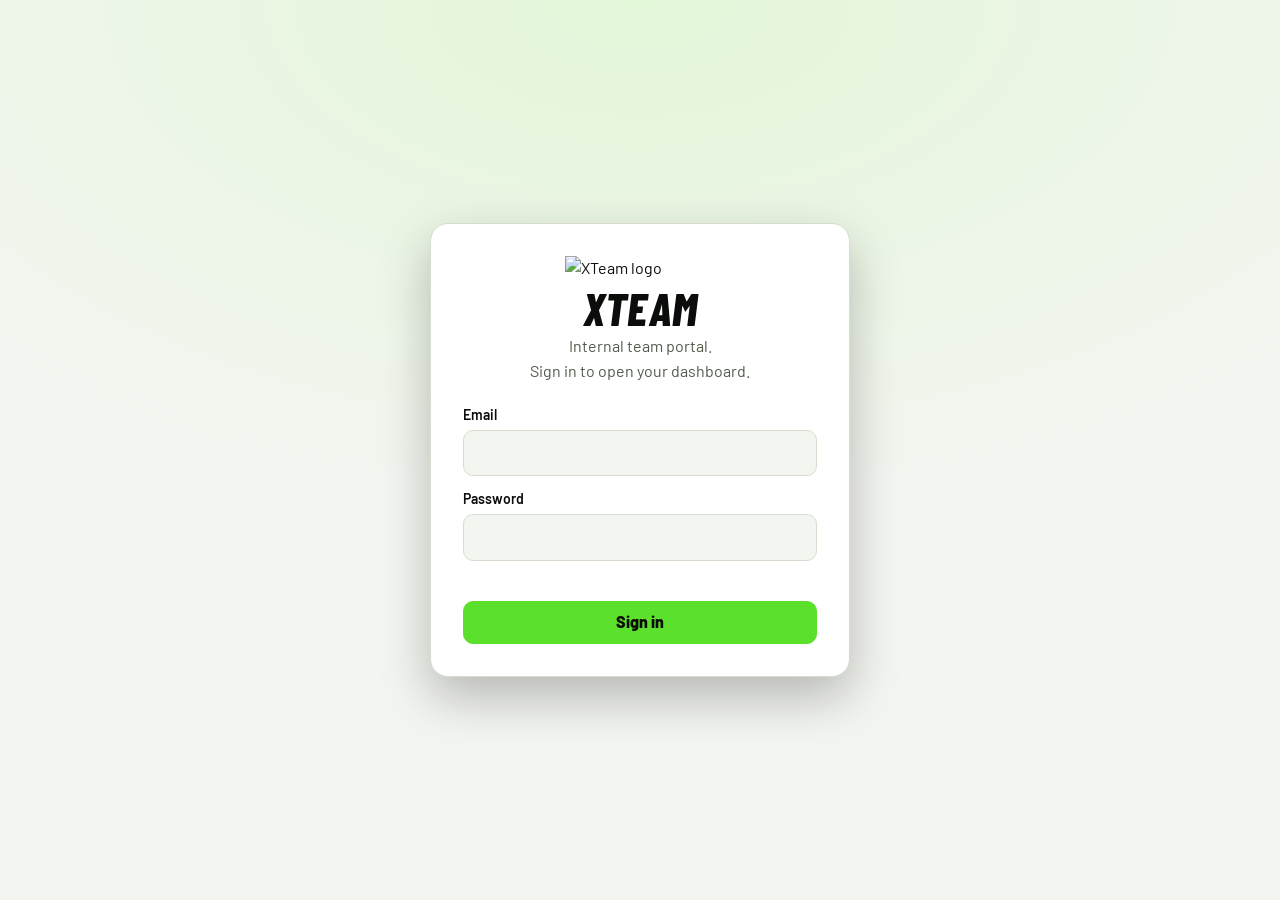
<file: index.html>
<!DOCTYPE html>
<html lang="en">
<head>
<meta charset="utf-8">
<meta name="viewport" content="width=device-width, initial-scale=1, viewport-fit=cover">
<title>XTeam</title>
<link rel="icon" id="fav" href="assets/logo.png">
<link rel="stylesheet" href="https://fonts.googleapis.com/css2?family=Barlow+Condensed:ital,wght@0,600;0,800;1,800&family=Barlow:wght@400;600&display=swap">
<link rel="stylesheet" href="css/style.css">
<link rel="apple-touch-icon" href="assets/logo.png"> <!-- iOS Apple Touch Icon -->
<link rel="shortcut icon" sizes="196x196" href="assets/logo.png"> <!-- Android / Chrome Shortcut Icon -->
</head>
<body>
<div data-include="partials/auth.html"></div>
<div data-include="partials/header.html"></div>
<div data-include="partials/sidebar.html"></div>
<main id="main" tabindex="-1">
  <div data-include="pages/dashboard.html"></div>
  <div data-include="pages/aifoodkcal.html"></div>
  <div data-include="pages/messages.html"></div>
  <div data-include="pages/settings.html"></div>
</main>
<div data-include="partials/footer.html"></div>
<script src="js/include.js"></script>
</body>
</html>
</file>
<file: css/style.css>
/* XTeam styles. Sections: Header, Sidebar, Main, Dashboard, Sign-in page, Footer. Colours are the variables at the top (:root). */
:root{--bg:#F3F5F0;--surface:#FFFFFF;--ink:#0B0D0A;--muted:#505A4B;--line:#D6DDCF;--brand:#5BE12B;--brand-ink:#0B0D0A;--soft:#E3F7D9;--gold:#E8931A;--danger:#B3261E;--hh:68px;
box-sizing:border-box;padding-top:env(safe-area-inset-top,0px);padding-bottom:env(safe-area-inset-bottom,0px)}
@media (prefers-color-scheme:dark){:root:not([data-theme="light"]){--bg:#080A07;--surface:#10140D;--ink:#EEF3EA;--muted:#9AA593;--line:#26301F;--brand:#5BE12B;--brand-ink:#0B0D0A;--soft:#1C2A15;--gold:#F0A020;--danger:#F2877F}}
:root[data-theme="dark"]{--bg:#080A07;--surface:#10140D;--ink:#EEF3EA;--muted:#9AA593;--line:#26301F;--brand:#5BE12B;--brand-ink:#0B0D0A;--soft:#1C2A15;--gold:#F0A020;--danger:#F2877F}
html{height:100%;scroll-padding-top:env(safe-area-inset-top,0px)}
*,*::before,*::after{box-sizing:inherit}
body{margin:0;min-height:100%;background:var(--bg);color:var(--ink);font:400 16px/1.55 "Barlow",system-ui,-apple-system,"Segoe UI",sans-serif;display:grid;grid-template-columns:240px minmax(0,1fr);grid-template-rows:auto 1fr auto;grid-template-areas:"head head" "side main" "foot foot"}
a{color:inherit}
button,input{font:inherit;color:inherit}
:focus-visible{outline:3px solid var(--gold);outline-offset:2px;border-radius:6px}
.btn{display:inline-flex;align-items:center;gap:8px;border:1px solid var(--line);background:var(--surface);padding:8px 16px;border-radius:10px;cursor:pointer;font-weight:600}
.btn.primary{background:var(--brand);border-color:var(--brand);color:var(--brand-ink);font-weight:800}
.btn.primary:hover{background:var(--gold);border-color:var(--gold)}
.btn:hover{border-color:var(--brand)}

/* Header */
header{grid-area:head;border-bottom:3px solid var(--brand)!important;position:sticky;top:env(safe-area-inset-top,0px);z-index:20;height:var(--hh);display:flex;align-items:center;gap:16px;padding:0 20px;background:var(--surface);border-bottom:1px solid var(--line)}
.brand{font-weight:800;font-style:italic;font-size:30px;letter-spacing:.01em;text-decoration:none;display:flex;align-items:center;gap:10px}
.brand img{height:50px;width:auto;display:block}
.menu-btn{display:none;padding:8px 12px}
.spacer{flex:1}
.search{width:min(260px,28vw);padding:8px 14px;border:1px solid var(--line);border-radius:10px;background:var(--bg)}
.user{position:relative}
.avatar{width:40px;height:40px;border-radius:50%;background:var(--brand);color:var(--brand-ink);display:grid;place-items:center;border:0;cursor:pointer;padding:0}
.menu{position:absolute;right:0;top:46px;min-width:200px;background:var(--surface);border:1px solid var(--line);border-radius:12px;padding:8px;box-shadow:0 12px 32px rgba(0,0,0,.18)}
.menu p{margin:4px 10px 8px;color:var(--muted);font-size:14px;overflow-wrap:anywhere}
.menu button{width:100%;text-align:left;border:0;background:none;padding:8px 10px;border-radius:8px;cursor:pointer}
.menu button:hover{background:var(--soft)}
[hidden]{display:none!important}

/* Sidebar */
aside{grid-area:side;position:sticky;top:calc(var(--hh) + env(safe-area-inset-top,0px));align-self:start;height:calc(100vh - var(--hh));overflow:auto;padding:20px 12px;background:var(--surface);border-right:1px solid var(--line)}
aside h2{font-size:14px;color:var(--muted);font-weight:600;margin:0 12px 8px}
aside nav{display:grid;gap:2px;margin-bottom:24px;justify-content: center}
aside nav button{display:flex;justify-content:space-between;align-items:center;border:0;background:none;text-align:left;padding:10px 12px;border-radius:10px;cursor:pointer;font-weight:600;color:var(--muted)}
aside nav button:hover{background:var(--bg);color:var(--ink)}
aside nav button[aria-current="page"]{background:var(--soft);color:var(--ink);box-shadow:inset 4px 0 0 var(--brand)}
.lock{font-size:12px}
.scrim{display:none}

/* Main */
main{grid-area:main;padding:32px clamp(16px,4vw,48px);max-width:1280px;width:100%}
h1,h3,.brand,.tabs button{font-family:"Barlow Condensed","Barlow",system-ui,sans-serif}
h1{font-size:clamp(38px,6vw,64px);line-height:.98;letter-spacing:.005em;font-weight:800;font-style:italic;text-transform:uppercase;margin:0 0 12px}
h3{margin:0 0 4px;font-size:22px;font-weight:800;letter-spacing:.01em}
.lead{color:var(--muted);max-width:56ch;margin:0 0 24px}
.panel{background:var(--surface);border:1px solid var(--line);border-radius:14px;padding:20px}
.gate{text-align:left;max-width:520px}
.gate p{color:var(--muted);margin:0 0 16px}
.list{display:grid;gap:12px}
.row{display:grid;gap:8px}
.bar{height:8px;border-radius:99px;background:var(--soft);overflow:hidden}
.bar b{display:block;height:100%;background:linear-gradient(90deg,var(--brand),var(--gold))}
.meta{color:var(--muted);font-size:14px;display:flex;justify-content:space-between}
.hero{display:grid;grid-template-columns:minmax(0,1fr) 260px;gap:24px;align-items:center;margin-bottom:24px}
.hero img{width:100%;height:auto;display:block}
.steps{display:grid;grid-template-columns:repeat(auto-fit,minmax(220px,1fr));gap:16px;margin-top:8px}

.mb{margin-bottom:16px}
.grid3{display:grid;grid-template-columns:repeat(auto-fit,minmax(210px,1fr));gap:16px;margin-bottom:16px}
.stat .k{font-weight:600;color:var(--muted);display:block}
.stat b{display:block;font:800 clamp(44px,7vw,64px)/1 "Barlow Condensed",sans-serif;font-style:italic;margin:6px 0}
.stat small{color:var(--muted)}
.stat.magic{background:var(--brand);border-color:var(--brand);color:var(--brand-ink)}
.stat.magic .k,.stat.magic small{color:var(--brand-ink)}
.bar.big{height:16px;position:relative;overflow:visible;margin:10px 0}
.bar.big b{border-radius:99px}
.bar i{position:absolute;top:-5px;bottom:-5px;width:3px;background:var(--ink);border-radius:2px}
.meta{margin-top:6px}
.chips{display:flex;flex-wrap:wrap;gap:6px;margin:8px 0}
.chip{border:1px solid var(--line);background:var(--surface);padding:6px 14px;border-radius:99px;cursor:pointer;font-weight:600}
.chip[aria-pressed="true"]{background:var(--brand);border-color:var(--brand);color:var(--brand-ink)}
.fgrid{display:grid;grid-template-columns:repeat(auto-fit,minmax(140px,1fr));gap:0 12px}
code{background:var(--soft);padding:1px 6px;border-radius:6px}

/* Sign-in page */
body:not(.authed){display:block}
body:not(.authed) header,body:not(.authed) aside,body:not(.authed) main,body:not(.authed) footer,body:not(.authed) .scrim{display:none}
body.authed #auth{display:none}
#auth{min-height:100vh;display:grid;place-items:center;padding:24px;background:radial-gradient(70% 55% at 50% 0%,var(--soft),var(--bg))}
.auth-card{width:min(420px,100%);background:var(--surface);border:1px solid var(--line);border-radius:18px;padding:32px;box-shadow:0 20px 50px rgba(0,0,0,.25)}
.auth-card img{display:block;width:150px;height:auto;margin:0 auto 4px}
.auth-card h1{text-align:center;font-size:46px;margin:0}
.auth-card .lead{text-align:center;margin:4px auto 20px}
.tabs button{font-size:18px}

/* Dashboard */
.card{background:var(--surface);border:1px solid var(--line);border-radius:8px;box-shadow:0 6px 18px rgba(0,0,0,.12)}
.note{display:flex;gap:12px;align-items:center;justify-content:space-between;flex-wrap:wrap;padding:14px 18px}
.top{display:grid;grid-template-columns:repeat(3,minmax(0,1fr)) minmax(0,1.1fr);gap:16px;margin-bottom:16px}
.dc{padding:22px 16px 16px;text-align:center}
.ring{width:min(100%,170px);display:block;margin:0 auto 14px;font-family:"Barlow Condensed",sans-serif}
.ring .trk{fill:none;stroke:var(--soft);stroke-width:14}
.ring .prog{fill:none;stroke-width:14}
.ring .num{font-size:32px;font-weight:800;fill:var(--ink);text-anchor:middle}
.s1{stop-color:var(--brand)}.s2{stop-color:var(--gold)}
.dc hr{border:0;border-top:1px solid var(--line);margin:0 12px 10px}
.dl{font-size:14px;color:var(--muted)}
.dl b{color:var(--ink)}.dl em{font-style:normal;color:var(--gold);font-weight:800}
.dn{font:800 22px/1.2 "Barlow Condensed",sans-serif;font-style:italic;text-transform:uppercase;margin-top:2px}
.stack,.sstack{display:grid;gap:16px;align-content:start}
.sm{padding:14px 16px}
.smh{display:flex;justify-content:space-between;font-weight:600}
.hb{height:8px;margin:9px 0;background:var(--soft);border-radius:4px;overflow:hidden}
.hb i{display:block;height:100%;background:linear-gradient(90deg,var(--brand),var(--gold))}
.hb.o i{background:var(--gold)}
.smf{display:flex;justify-content:space-between;color:var(--muted);font-size:13px}
.mid{display:grid;grid-template-columns:minmax(0,1fr) minmax(0,1.5fr);gap:16px;margin-bottom:16px}
.sc{display:flex;align-items:center;gap:14px;padding:14px 16px}
.av{flex:none;width:54px;height:54px;border-radius:50%;display:grid;place-items:center;font:800 20px "Barlow Condensed",sans-serif;background:linear-gradient(135deg,var(--brand),var(--gold));color:var(--brand-ink)}
.sv{flex:1;min-width:0}
.sv b{display:block;font:800 38px/1 "Barlow Condensed",sans-serif;font-style:italic}
.sv span{color:var(--muted);font-size:14px}
.spark{width:40%;max-width:150px;height:56px;flex:none}
.spark .sl{fill:none;stroke:var(--ink);stroke-width:2}
.bc{padding:16px 18px}
.bsvg text{fill:var(--muted);font-size:12px}
.bsvg .gl{stroke:var(--line)}
.bsvg .md{stroke:var(--gold);stroke-width:2;stroke-dasharray:6 4}
.pair{display:grid;grid-template-columns:repeat(auto-fit,minmax(320px,1fr));gap:16px}
@media (max-width:1100px){.top{grid-template-columns:repeat(2,minmax(0,1fr))}.mid{grid-template-columns:1fr}}
@media (max-width:560px){.top{grid-template-columns:1fr}}
/* Footer */
footer{grid-area:foot;display:flex;flex-wrap:wrap;justify-content:space-between;gap:12px;padding:20px;background:var(--surface);border-top:1px solid var(--line);color:var(--muted);font-size:14px}
footer nav{display:flex;flex-wrap:wrap;gap:16px}
footer a{text-decoration:none}
footer a:hover{color:var(--ink);text-decoration:underline}

/* Login dialog */
dialog{border:1px solid var(--line);border-radius:16px;padding:24px;width:min(400px,calc(100% - 32px));background:var(--surface);color:var(--ink)}
dialog::backdrop{background:rgba(5,15,17,.55)}
.tabs{display:flex;gap:4px;background:var(--bg);padding:4px;border-radius:12px;margin-bottom:16px}
.tabs button{flex:1;border:0;background:none;padding:8px;border-radius:9px;cursor:pointer;font-weight:600;color:var(--muted)}
.tabs button[aria-selected="true"]{background:var(--surface);color:var(--ink);box-shadow:0 1px 3px rgba(0,0,0,.15)}
label{display:block;font-weight:600;font-size:14px;margin:12px 0 4px}
input,select{width:100%;padding:10px 12px;border:1px solid var(--line);border-radius:10px;background:var(--bg)}
.err{color:var(--danger);font-size:14px;min-height:20px;margin:8px 0 0}
.actions{display:flex;gap:8px;margin-top:12px}
.actions .primary{flex:1;justify-content:center}
.toast{position:fixed;left:50%;bottom:calc(20px + env(safe-area-inset-bottom,0px));transform:translateX(-50%);background:var(--ink);color:var(--bg);padding:10px 18px;border-radius:99px;font-weight:600;z-index:50}

@media (max-width:820px){
.hero{grid-template-columns:1fr}.hero img{max-width:200px;order:-1}
.brand img{height:42px}
body{grid-template-columns:minmax(0,1fr);grid-template-areas:"head" "main" "foot"}
.menu-btn{display:inline-flex}
aside{position:fixed;left:0;top:0;bottom:0;height:100%;width:100%;z-index:40;padding-top:calc(20px + env(safe-area-inset-top,0px));transform:translateX(-100%);transition:transform .2s}
body.open aside{transform:none}
body.open .scrim{display:block;position:fixed;inset:0;background:rgba(5,15,17,.5);z-index:30}
}
@media (prefers-reduced-motion:reduce){aside{transition:none}}

/* AI food kcal page */
.xt-cal{max-width:860px}
.xt-cal .xt-head h2{font-family:"Barlow Condensed",sans-serif;font-weight:800;font-size:28px;margin:0 0 14px}
.xt-cal .xt-head h2 span{color:var(--brand)}
.xt-cal .xt-card{background:var(--surface);border:1px solid var(--line);border-radius:14px;padding:14px 16px;margin-bottom:12px}
.xt-cal .guide-box{display:grid;gap:6px;font-size:15px}
.xt-cal .choice-container{margin:16px 0}
.xt-cal .choice-btn,.xt-cal .btn-add,.xt-cal .btn-recalc{border:0;background:var(--brand);color:var(--brand-ink);font-weight:800;padding:12px 22px;border-radius:10px;cursor:pointer}
.xt-cal .btn-add{background:var(--surface);border:1px solid var(--line);color:var(--ink)}
.xt-cal .btn-recalc:hover,.xt-cal .choice-btn:hover{background:var(--gold)}
.xt-cal .preview-container{display:none}
.xt-cal .loading{padding:20px;text-align:center;font-weight:600}
.xt-cal .annotated-wrapper{position:relative;display:inline-block;max-width:100%;margin-bottom:14px;border-radius:12px;overflow:hidden}
.xt-cal .annotated-wrapper img{display:block;max-width:100%;height:auto}
.xt-cal .label-tag{position:absolute;background:rgba(11,13,10,.82);color:#fff;padding:4px 10px;border-radius:999px;font-size:13px;line-height:1.3;cursor:grab;touch-action:none;white-space:nowrap;border:1px solid var(--brand);text-align:center}
.xt-cal .label-tag .food-cal{color:var(--brand);font-weight:800}
.xt-cal .total{display:grid;grid-template-columns:2fr 1fr 1fr;gap:12px;margin-bottom:12px}
.xt-cal .ring-card{display:flex;align-items:center;gap:16px;margin:0}
.xt-cal .ring{position:relative;width:96px;height:96px;flex:none}
.xt-cal .ring svg{width:100%;height:100%;transform:rotate(-90deg)}
.xt-cal .ring circle{fill:none;stroke-width:9}
.xt-cal .ring .trk{stroke:var(--line)}
.xt-cal .ring .bar{stroke:var(--brand);stroke-linecap:round;transition:stroke-dashoffset .5s}
.xt-cal .pct{position:absolute;inset:0;display:grid;place-items:center;font-weight:800}
.xt-cal .stat{display:flex;flex-direction:column}
.xt-cal .stat .lbl{color:var(--muted);font-size:14px}
.xt-cal .stat .val{font:800 28px/1.1 "Barlow Condensed",sans-serif}
.xt-cal .stat small{font-size:14px;margin-left:4px;color:var(--muted)}
.xt-cal .hand-badge{margin-top:4px;font-size:13px;color:var(--gold);font-weight:600}
.xt-cal .food-item{position:relative}
.xt-cal .food-item p{margin:6px 0}
.xt-cal .food-item input{padding:6px 10px;border:1px solid var(--line);border-radius:8px;background:var(--bg);width:150px}
.xt-cal .btn-delete{position:absolute;top:10px;right:10px;border:1px solid var(--danger);color:var(--danger);background:transparent;border-radius:8px;padding:4px 10px;cursor:pointer}
.xt-cal .note-text{color:var(--muted);font-size:14px}
.xt-cal .xt-actions{display:flex;gap:10px;flex-wrap:wrap}
@media (max-width:640px){.xt-cal .total{grid-template-columns:1fr}}
</file>
